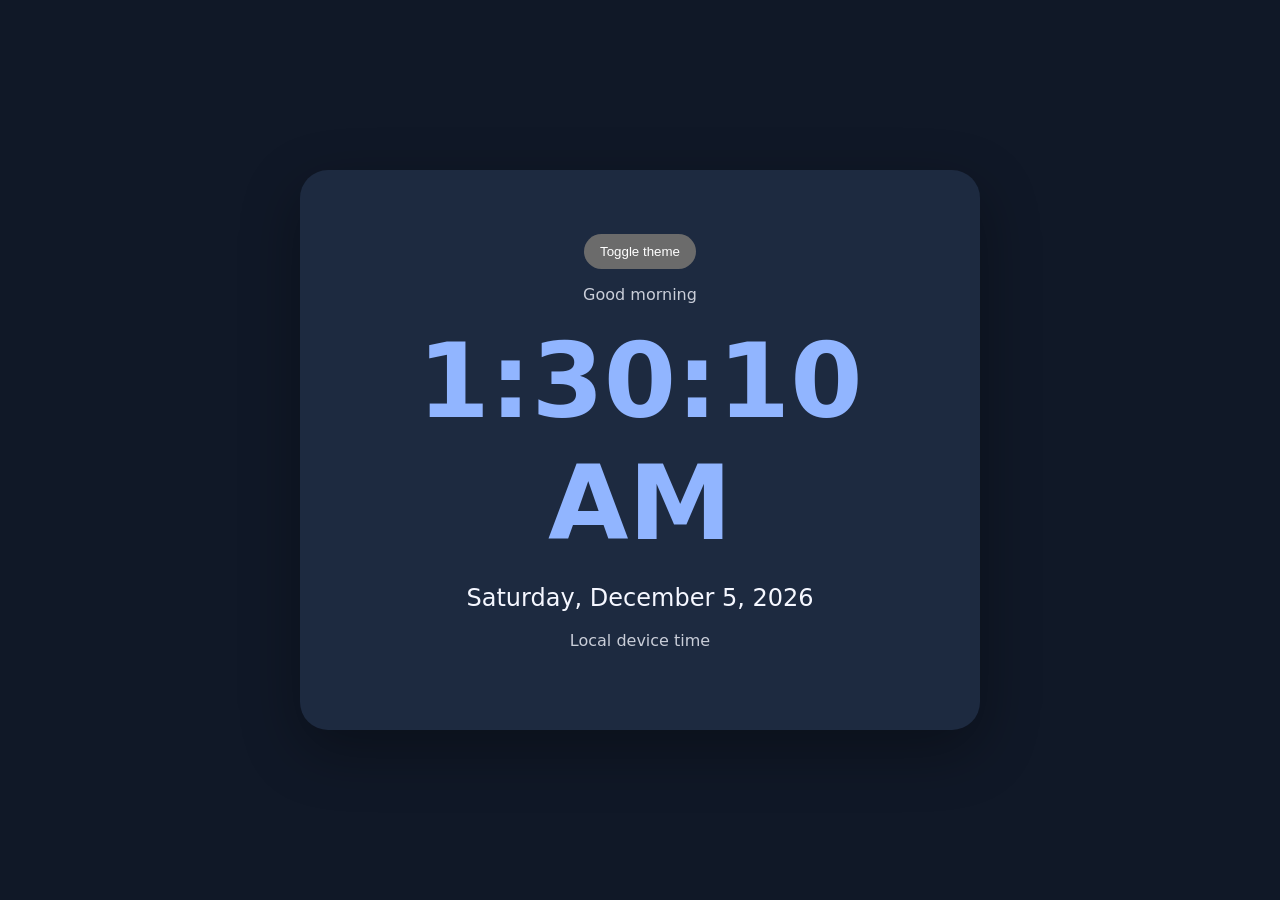
<file: smart-clock/index.html>
<!doctype html>
<html lang="en"><head><meta charset="utf-8"><meta name="viewport" content="width=device-width,initial-scale=1"><title>Smart Clock</title><link rel="stylesheet" href="style.css"></head>
<body><main class="clock"><button id="theme" aria-label="Toggle theme">Toggle theme</button><p id="greeting">Hello</p><h1 id="time">--:--:--</h1><h2 id="date">Loading date…</h2><p>Local device time</p></main><script src="script.js"></script></body></html>
</file>
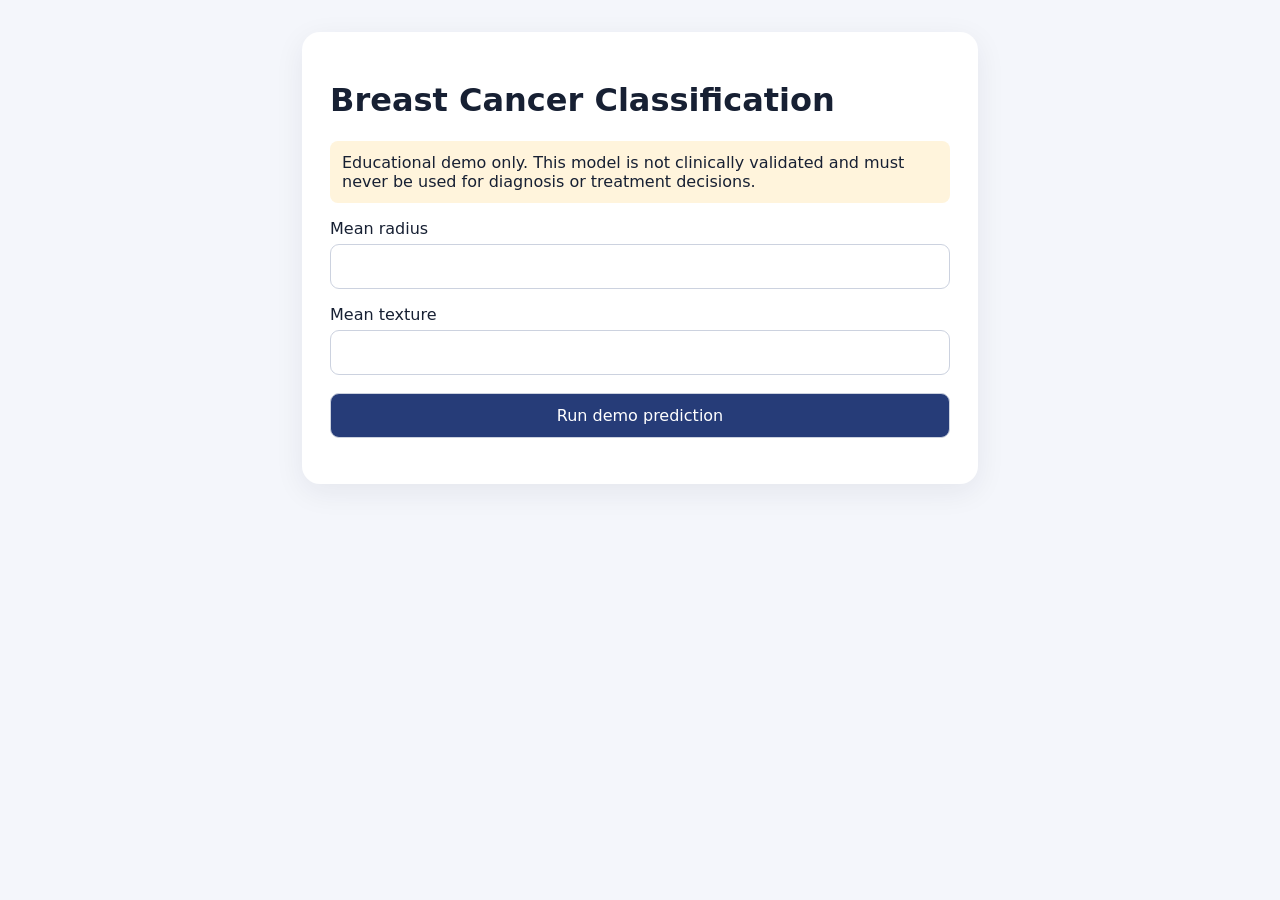
<file: cancer-cell-detection/templates/index.html>
<!doctype html>
<html lang="en">
<head><meta charset="utf-8"><meta name="viewport" content="width=device-width, initial-scale=1">
<title>Breast Cancer Classification Demo</title>
<style>
body{font:16px system-ui;background:#f4f6fb;color:#172033;margin:0;padding:32px}.card{max-width:620px;margin:auto;background:white;padding:28px;border-radius:18px;box-shadow:0 8px 30px #17203312}label{display:block;margin:16px 0 6px}input,button{box-sizing:border-box;width:100%;padding:12px;border:1px solid #ccd2df;border-radius:9px;font:inherit}button{margin-top:18px;background:#263c78;color:white;cursor:pointer}.notice{background:#fff4dc;padding:12px;border-radius:8px}.result{margin-top:18px;font-weight:600}
</style></head>
<body><main class="card"><h1>Breast Cancer Classification</h1>
<p class="notice">Educational demo only. This model is not clinically validated and must never be used for diagnosis or treatment decisions.</p>
<form id="form"><label for="radius">Mean radius</label><input id="radius" type="number" step="any" min="0.01" max="49.99" required>
<label for="texture">Mean texture</label><input id="texture" type="number" step="any" min="0.01" max="59.99" required>
<button>Run demo prediction</button></form><p id="result" class="result" aria-live="polite"></p></main>
<script>
document.querySelector("#form").addEventListener("submit",async e=>{e.preventDefault();const out=document.querySelector("#result");out.textContent="Processing…";try{const r=await fetch("/api/predict/",{method:"POST",headers:{"Content-Type":"application/json"},body:JSON.stringify({mean_radius:Number(document.querySelector("#radius").value),mean_texture:Number(document.querySelector("#texture").value)})});const data=await r.json();if(!r.ok)throw new Error(data.error||"Request failed");out.textContent="Dataset class: "+data.class+" (demo confidence "+(data.probability*100).toFixed(1)+"%). "+data.notice;}catch(err){out.textContent=err.message;}});
</script></body></html>
</file>
<file: smart-clock/style.css>
:root{font-family:system-ui,sans-serif;color-scheme:dark;--bg:#101827;--card:#1d2a40;--fg:#f5f7ff;--accent:#91b5ff}*{box-sizing:border-box}body{margin:0;min-height:100vh;display:grid;place-items:center;background:var(--bg);color:var(--fg)}.clock{text-align:center;background:var(--card);padding:clamp(28px,6vw,64px);border-radius:28px;width:min(92%,680px);box-shadow:0 20px 60px #0005}h1{font-size:clamp(3rem,12vw,6.5rem);margin:12px 0;color:var(--accent);font-variant-numeric:tabular-nums}h2{font-size:clamp(1rem,4vw,1.5rem);font-weight:500}button{padding:10px 16px;border:0;border-radius:20px;cursor:pointer}body.light{color-scheme:light;--bg:#eaf0fa;--card:#fff;--fg:#172033;--accent:#315bb5}.clock p{opacity:.8}
</file>
